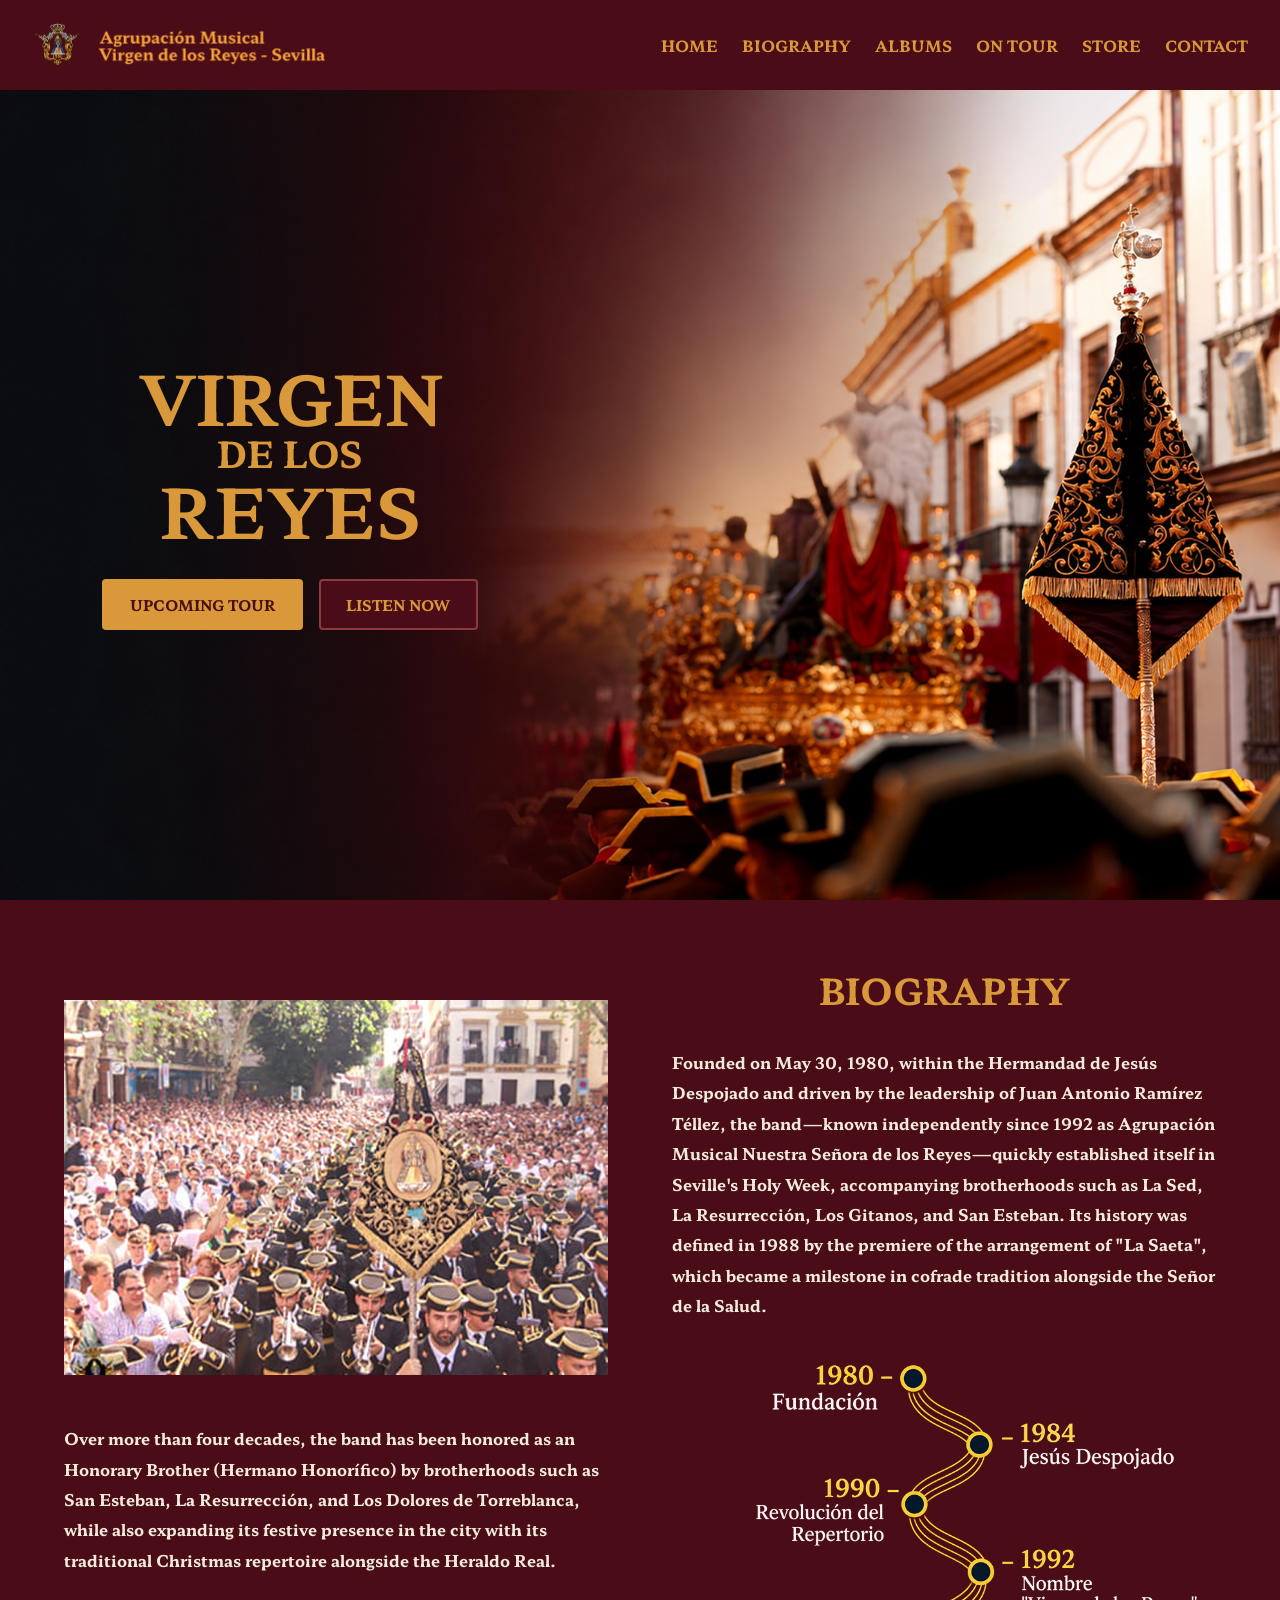
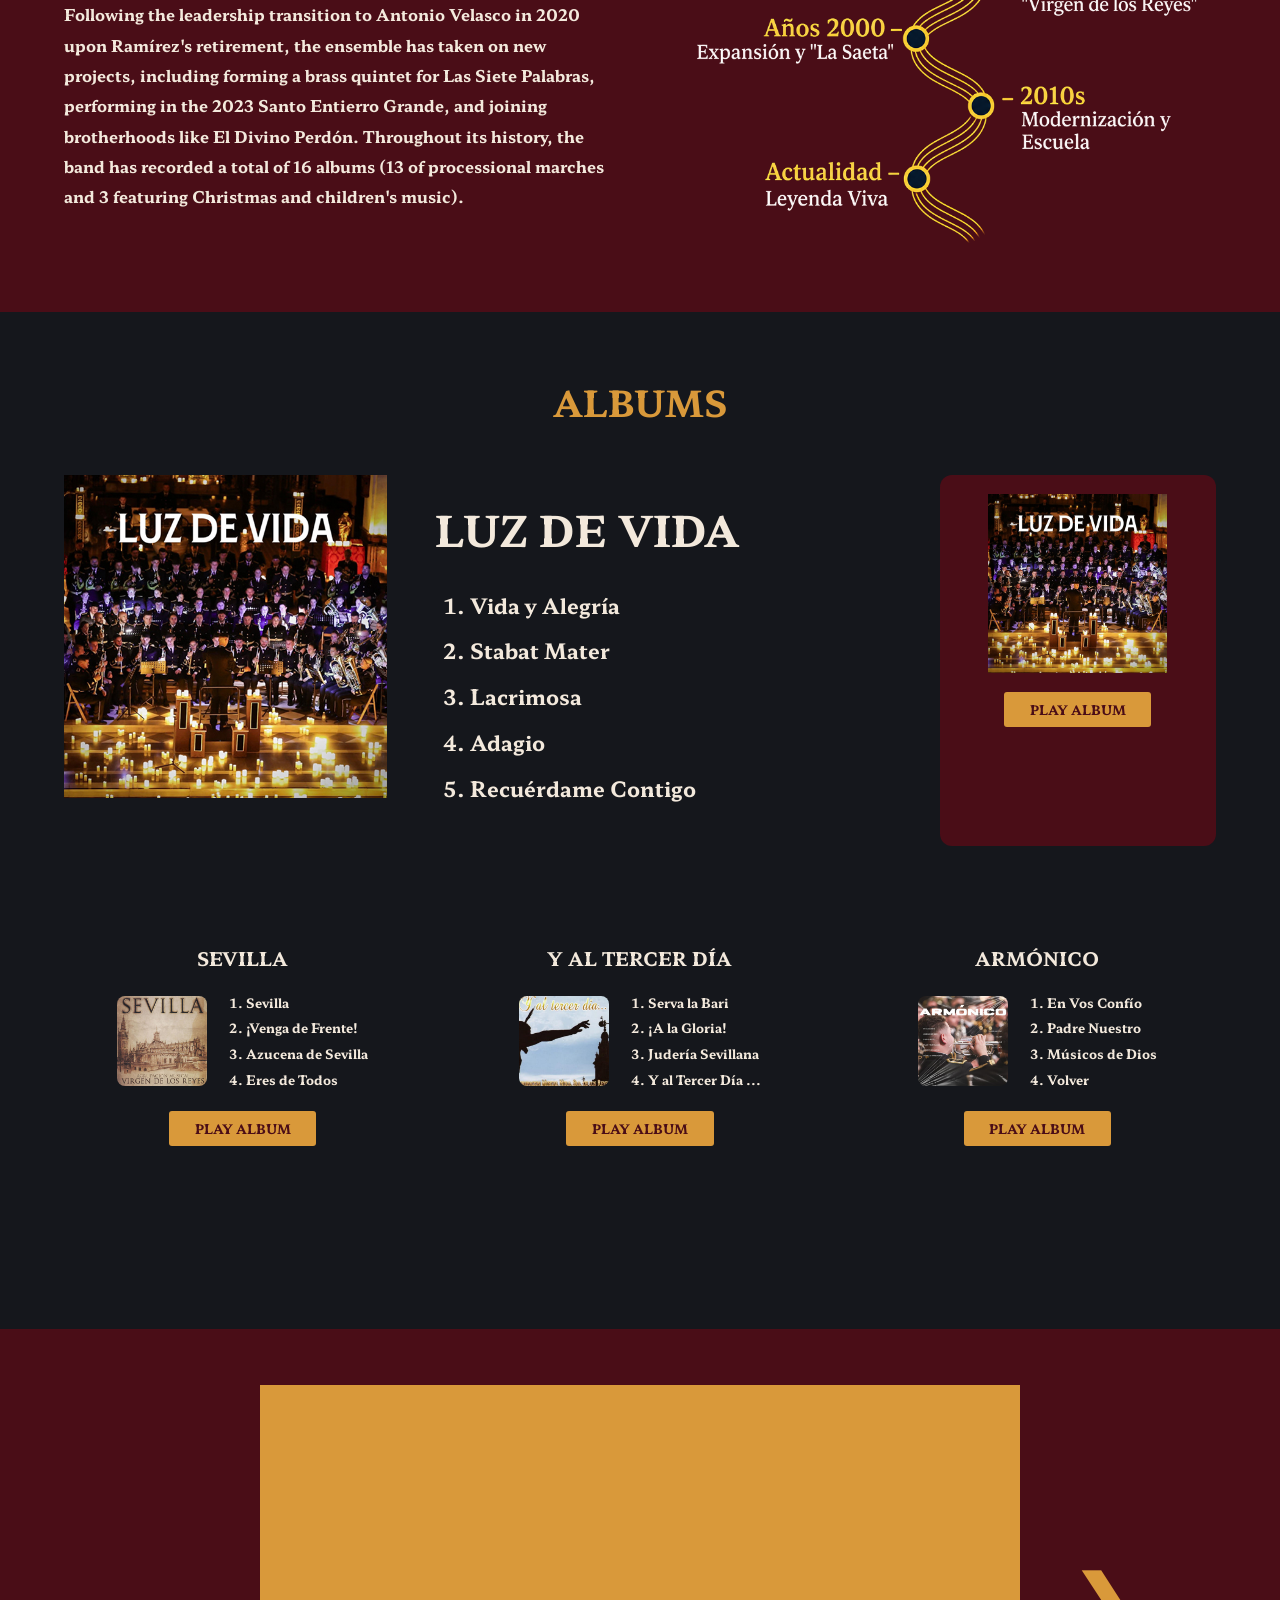
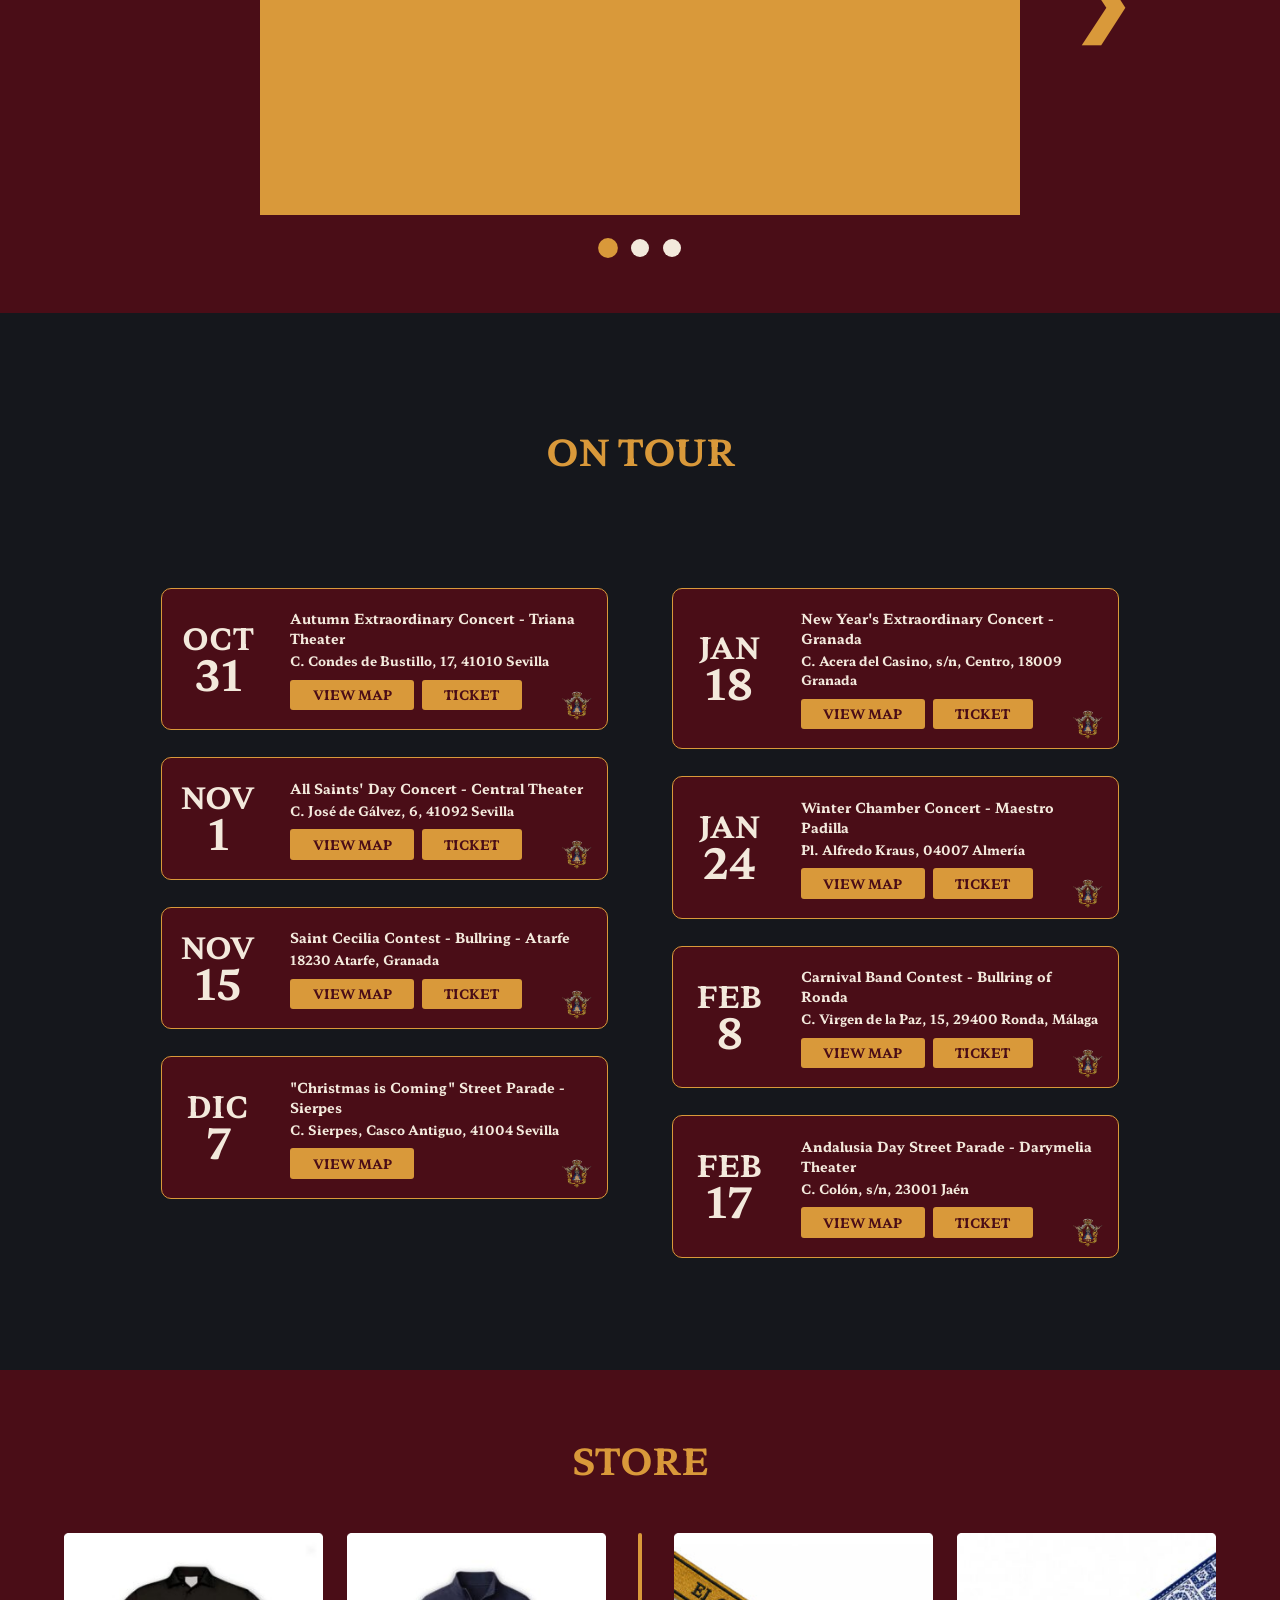
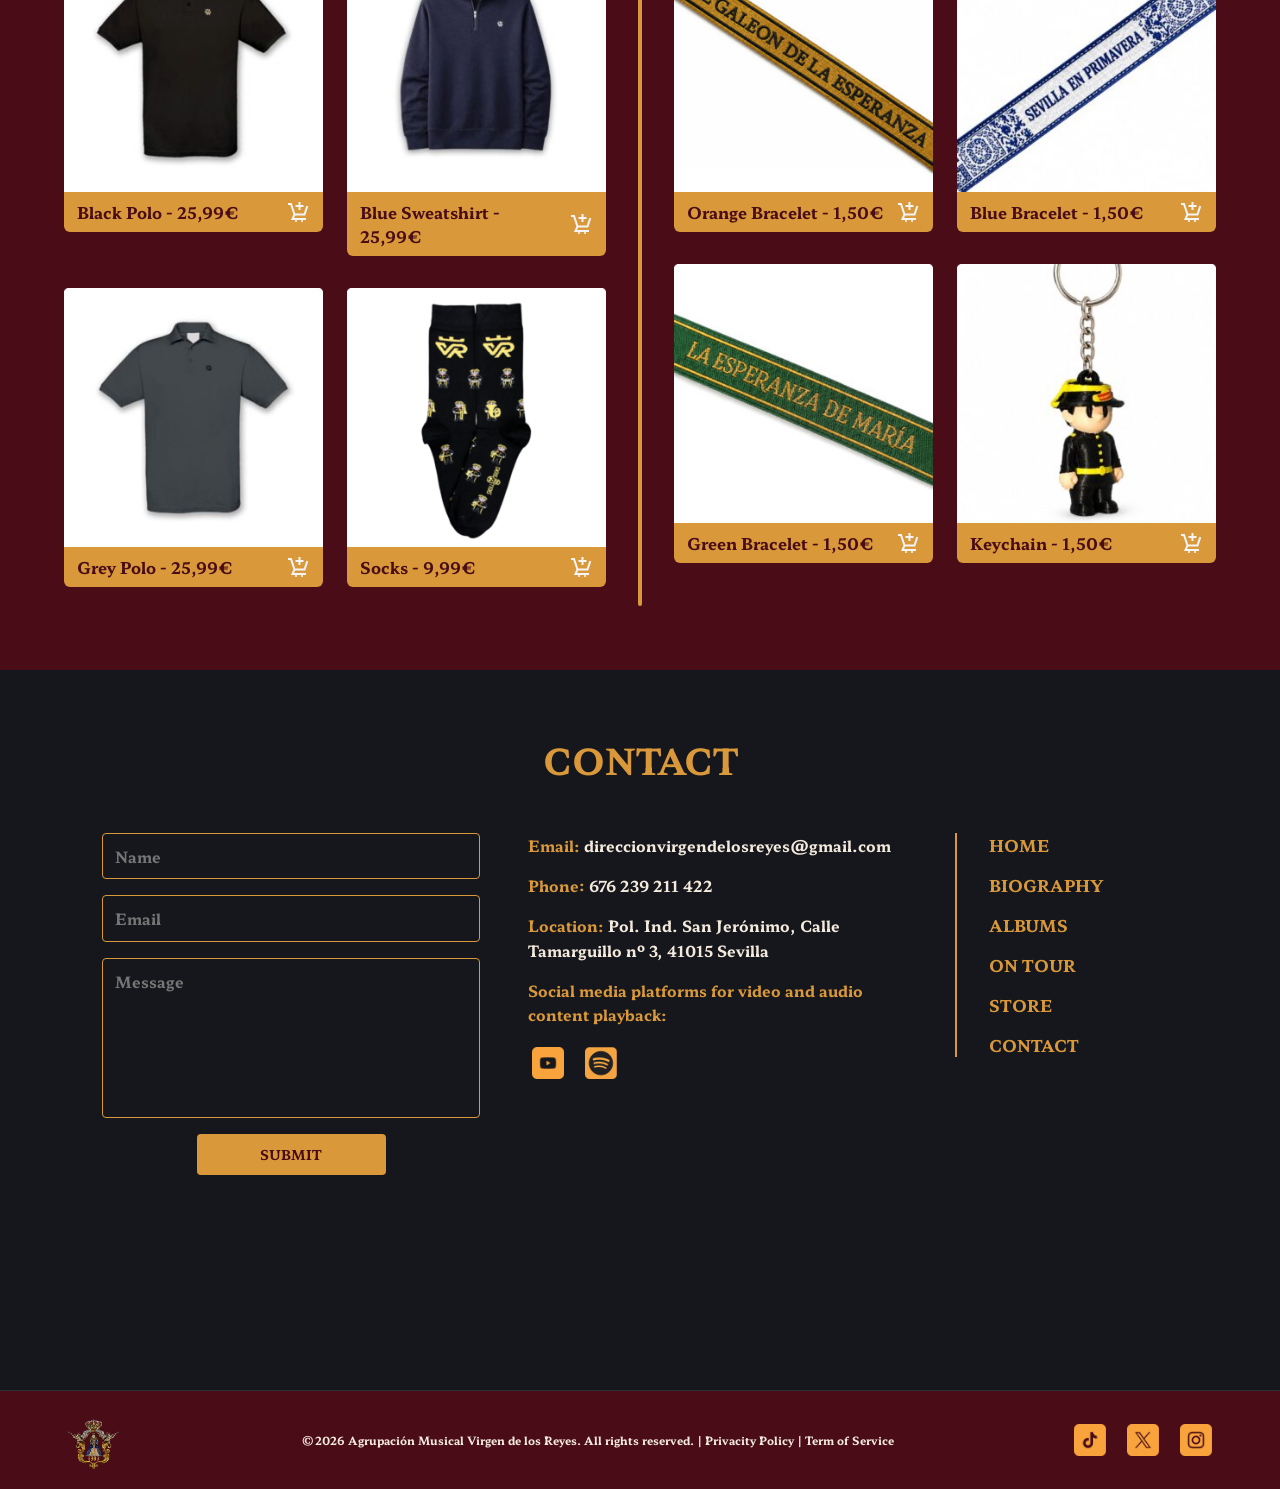
<file: index.html>
<!DOCTYPE html>
<html lang="en">
<head>
    <meta charset="UTF-8">
    <meta name="viewport" content="width=device-width, initial-scale=1.0">
    <title>Agrupación Musical Virgen de los Reyes - Sevilla</title>
    <link rel="stylesheet" href="style.css">
    <link rel="shortcut icon" href="img/Logo.png">
</head>
<body>

    <!-- ===================== CABECERA / NAV ===================== -->
    <header>
        <nav>
            <div class="logo">
                <div class="img-logo"></div>
            </div>
            <ul id="menu">
                <li><a href="#home">Home</a></li>
                <li><a href="#biography">Biography</a></li>
                <li><a href="#albums">Albums</a></li>
                <li><a href="#tour">On Tour</a></li>
                <li><a href="#store">Store</a></li>
                <li><a href="#contact">Contact</a></li>
            </ul>

            <!-- MENÚ MÓVIL: mismo sistema del carrusel pero con :target.
                 - "#menu" es el estado abierto: #menu:target muestra la lista.
                 - "#cerrar" no existe en la página: cambia el :target sin hacer scroll.-->
            <a class="burger burger-open" href="#menu" aria-label="Open menu" aria-controls="menu"></a>
            <a class="burger burger-close" href="#cerrar" aria-label="Close menu"></a>
            <a class="menu-backdrop" href="#cerrar" aria-hidden="true" tabindex="-1"></a>
        </nav>
    </header>

    <!-- ===================== HERO ===================== -->
    <section class="hero" id="home">
        <div class="hero-container">
            <div class="hero-legend">
                <h1><span class="line-1">Virgen</span> <span class="line-2">de los</span> <span class="line-3">Reyes</span></h1>
                <div class="hero-buttons">
                    <a class="btn btn-fill" href="#tour">Upcoming Tour</a>
                    <a class="btn btn-line" href="#albums">Listen Now</a>
                </div>
            </div>
        </div>
    </section>

    <!-- ===================== BIOGRAPHY ===================== -->
    <section class="bio" id="biography">
        <div class="bio-container">

            <div class="bio-left">
                <img src="img/vr1.png" alt="Virgen de los Reyes band playing in front of a crowd">
                <div class="bio-left-text">
                    <p>Over more than four decades, the band has been honored as an Honorary Brother (Hermano Honorífico) by brotherhoods such as San Esteban, La Resurrección, and Los Dolores de Torreblanca, while also expanding its festive presence in the city with its traditional Christmas repertoire alongside the Heraldo Real.</p>
                    <p>Following the leadership transition to Antonio Velasco in 2020 upon Ramírez's retirement, the ensemble has taken on new projects, including forming a brass quintet for Las Siete Palabras, performing in the 2023 Santo Entierro Grande, and joining brotherhoods like El Divino Perdón. Throughout its history, the band has recorded a total of 16 albums (13 of processional marches and 3 featuring Christmas and children's music).</p>
                </div>
            </div>

            <div class="bio-right">
                <h2>Biography</h2>
                <p>Founded on May 30, 1980, within the Hermandad de Jesús Despojado and driven by the leadership of Juan Antonio Ramírez Téllez, the band—known independently since 1992 as Agrupación Musical Nuestra Señora de los Reyes—quickly established itself in Seville's Holy Week, accompanying brotherhoods such as La Sed, La Resurrección, Los Gitanos, and San Esteban. Its history was defined in 1988 by the premiere of the arrangement of "La Saeta", which became a milestone in cofrade tradition alongside the Señor de la Salud.</p>
                <div class="bio-timeline"></div>
            </div>

        </div>
    </section>

    <!-- ===================== ALBUMS ===================== -->
    <section class="albums" id="albums">
        <div class="albums-container">
            <h2>Albums</h2>

            <!-- Álbum destacado -->
            <div class="featured">
                <img class="featured-cover" src="img/vr_disc_principal.png" alt="Cover of the album Luz de Vida">

                <div class="featured-info">
                    <h3>Luz de Vida</h3>
                    <ol>
                        <li>Vida y Alegría</li>
                        <li>Stabat Mater</li>
                        <li>Lacrimosa</li>
                        <li>Adagio</li>
                        <li>Recuérdame Contigo</li>
                    </ol>
                </div>

                <div class="featured-card">
                    <img src="img/vr_disc_principal.png" alt="Cover of the album Luz de Vida">
                    <a class="btn-play" href="https://open.spotify.com/album/506moZB9aVT3aBazl9UStB?si=YjvnJSSCTHO5d5VuOogxAw" target="_blank" rel="noopener">Play album</a>
                    <!-- Sustituir "artist/6TnGRTtdmYc90AOGJYsYke" por "album/ID_DEL_ALBUM" de Luz de Vida -->
                    <iframe src="https://open.spotify.com/embed//album/506moZB9aVT3aBazl9UStB?si=YjvnJSSCTHO5d5VuOogxAw" title="Luz de Vida on Spotify" 
                    height="80" allow="encrypted-media; clipboard-write; fullscreen; picture-in-picture" loading="lazy"></iframe>
                </div>
            </div>

            <!-- Resto de álbumes -->
            <div class="albums-list">
                    <div class="album">
                        <h3>Sevilla</h3>
                        <div class="album-main">
                            <img src="img/disco2.jpg" alt="Cover of the album Sevilla">
                            <ol>
                                <li>Sevilla</li>
                                <li>¡Venga de Frente!</li>
                                <li>Azucena de Sevilla</li>
                                <li>Eres de Todos</li>
                            </ol>
                        </div>
                        <a class="btn-play" href="https://open.spotify.com/album/4IewCid2TahRjJoJ4v47z6" target="_blank" rel="noopener">Play album</a>
                        <iframe src="https://open.spotify.com/embed/album/4IewCid2TahRjJoJ4v47z6" title="Sevilla on Spotify" 
                        height="80" allow="encrypted-media; clipboard-write; fullscreen; picture-in-picture" loading="lazy"></iframe>
                    </div>
                    <div class="album">
                        <h3>Y al tercer día</h3>
                        <div class="album-main">
                            <img src="img/disco1.jpg" alt="Cover of the album Y al tercer día">
                            <ol>
                                <li>Serva la Bari</li>
                                <li>¡A la Gloria!</li>
                                <li>Judería Sevillana</li>
                                <li>Y al Tercer Día ...</li>
                            </ol>
                        </div>
                        <a class="btn-play" href="https://open.spotify.com/album/1c4X6RCl9ChVO099T0CEVv?si=zS8AsiI4Sli07tBAuPP9bw" target="_blank" rel="noopener">Play album</a>
                        <iframe src="https://open.spotify.com/embed/album/1c4X6RCl9ChVO099T0CEVv?si=zS8AsiI4Sli07tBAuPP9bw" title="Y al tercer día on Spotify" 
                        height="80" allow="encrypted-media; clipboard-write; fullscreen; picture-in-picture" loading="lazy"></iframe>
                    </div>
                    <div class="album">
                        <h3>Armónico</h3>
                        <div class="album-main">
                            <img src="img/disco3.jpg" alt="Cover of the album Armónico">
                            <ol>
                                <li>En Vos Confío</li>
                                <li>Padre Nuestro</li>
                                <li>Músicos de Dios</li>
                                <li>Volver</li>
                            </ol>
                        </div>
                        <a class="btn-play" href="https://open.spotify.com/album/5qab0ge9Z4LlkABdTChDWI" target="_blank" rel="noopener">Play album</a>
                        <iframe src="https://open.spotify.com/embed/album/5qab0ge9Z4LlkABdTChDWI" title="Armónico on Spotify" 
                        height="80" allow="encrypted-media; clipboard-write; fullscreen; picture-in-picture" loading="lazy"></iframe>
                    </div>
            </div>
        </div>
    </section>

    <!-- ===================== VIDEOS (carrusel CSS) ===================== -->
    <section class="videos" id="videos">
        <div class="videos-container">

            <div class="carousel">

                <!-- 1) ESTADOS: tres radios con el MISMO name (solo uno marcado a la vez).
                     Van ANTES de .viewport, las flechas y los puntos porque el selector "~"
                     solo mira a los hermanos que vienen DESPUÉS.
                     s1 = vídeo 1 | s2 = vídeo 2 | s3 = vídeo 3 -->
                <input type="radio" name="slide" id="s1" checked>
                <input type="radio" name="slide" id="s2">
                <input type="radio" name="slide" id="s3">

                <!-- 2) VENTANA: recorta la cinta para que solo se vea 1 vídeo -->
                <div class="viewport">

                    <!-- CINTA: los 3 vídeos uno al lado del otro.
                         Sustituir VIDEO_ID_1, VIDEO_ID_2 y VIDEO_ID_3 por los identificadores de YouTube -->
                    <div class="slider">

                        <div class="video">
                            <iframe width="560" height="315" src="https://www.youtube.com/embed/9zjR9Bo5TxQ?si=kfWinAp6DbT8Vz2E" title="La Esperanza de Maria" 
                            frameborder="0" allow="accelerometer; autoplay; clipboard-write; encrypted-media; gyroscope; picture-in-picture; web-share" 
                            referrerpolicy="strict-origin-when-cross-origin" allowfullscreen></iframe>
                        </div>

                        <div class="video">
                            <iframe width="560" height="315" src="https://www.youtube.com/embed/-sT1TJe1r4U?si=bxeuzbLutaKsSxmo" title="El Galileo" 
                            frameborder="0" allow="accelerometer; autoplay; clipboard-write; encrypted-media; gyroscope; picture-in-picture; web-share" 
                            referrerpolicy="strict-origin-when-cross-origin" allowfullscreen></iframe>
                        </div>

                        <div class="video">
                            <iframe width="560" height="315" src="https://www.youtube.com/embed/ZYTROkwBCwU?si=js0UGmg6lzt29fRL" title="Vida y Alegria" 
                            frameborder="0" allow="accelerometer; autoplay; clipboard-write; encrypted-media; gyroscope; picture-in-picture; web-share" 
                            referrerpolicy="strict-origin-when-cross-origin" allowfullscreen></iframe>
                        </div>

                    </div>
                </div>

                <!-- FLECHAS: cada una es un <label for="..."> que marca el destino.
                     p2 estando en s2, vuelve a s1 / p3: estando en s3, vuelve a s2
                     n1 estando en s1, avanza a s2 / n2: estando en s2, avanza a s3 -->
                <label class="arrow prev p2" for="s1">&#10094;</label>
                <label class="arrow prev p3" for="s2">&#10094;</label>
                <label class="arrow next n1" for="s2">&#10095;</label>
                <label class="arrow next n2" for="s3">&#10095;</label>

                <!-- 4) NAV DEL PIE: un punto por vídeo -->
                <div class="dots">
                    <label for="s1" aria-label="Vídeo 1"></label>
                    <label for="s2" aria-label="Vídeo 2"></label>
                    <label for="s3" aria-label="Vídeo 3"></label>
                </div>

            </div>
        </div>
    </section>

    <!-- ===================== ON TOUR ===================== -->
    <section class="tour" id="tour">
        <div class="tour-container">
            <h2>On Tour</h2>
            <div class="tour-body">
                <div class="tour-list">
                    <div class="event">
                        <div class="event-date"><span>Oct</span><strong>31</strong></div>
                        <div class="event-info">
                            <h3>Autumn Extraordinary Concert - Triana Theater</h3>
                            <p>C. Condes de Bustillo, 17, 41010 Sevilla</p>
                            <div class="event-buttons">
                                <a class="btn-small" href="https://www.google.com/maps/search/?api=1&amp;query=Teatro%20Triana%2C%20C.%20Condes%20de%20Bustillo%2C%2017%2C%2041010%20Sevilla" target="_blank" rel="noopener">View map</a>
                                <a class="btn-small" href="ticket.html">Ticket</a>
                            </div>
                        </div>
                    </div>

                    <div class="event">
                        <div class="event-date"><span>Nov</span><strong>1</strong></div>
                        <div class="event-info">
                            <h3>All Saints' Day Concert - Central Theater</h3>
                            <p>C. José de Gálvez, 6, 41092 Sevilla</p>
                            <div class="event-buttons">
                                <a class="btn-small" href="https://www.google.com/maps/search/?api=1&amp;query=Teatro%20Central%2C%20C.%20Jos%C3%A9%20de%20G%C3%A1lvez%2C%206%2C%2041092%20Sevilla" target="_blank" rel="noopener">View map</a>
                                <a class="btn-small" href="ticket.html">Ticket</a>
                            </div>
                        </div>
                    </div>

                    <div class="event">
                        <div class="event-date"><span>Nov</span><strong>15</strong></div>
                        <div class="event-info">
                            <h3>Saint Cecilia Contest - Bullring - Atarfe</h3>
                            <p>18230 Atarfe, Granada</p>
                            <div class="event-buttons">
                                <a class="btn-small" href="https://www.google.com/maps/search/?api=1&amp;query=Plaza%20de%20Toros%2C%2018230%20Atarfe%2C%20Granada" target="_blank" rel="noopener">View map</a>
                                <a class="btn-small" href="ticket.html">Ticket</a>
                            </div>
                        </div>
                    </div>

                    <div class="event">
                        <div class="event-date"><span>Dic</span><strong>7</strong></div>
                        <div class="event-info">
                            <h3>"Christmas is Coming" Street Parade - Sierpes</h3>
                            <p>C. Sierpes, Casco Antiguo, 41004 Sevilla</p>
                            <div class="event-buttons">
                                <a class="btn-small" href="https://www.google.com/maps/search/?api=1&amp;query=C.%20Sierpes%2C%20Casco%20Antiguo%2C%2041004%20Sevilla" target="_blank" rel="noopener">View map</a>
                            </div>
                        </div>
                    </div>
                </div>
                <div class="tour-list">
                    <div class="event">
                        <div class="event-date"><span>Jan</span><strong>18</strong></div>
                        <div class="event-info">
                            <h3>New Year's Extraordinary Concert - Granada</h3>
                            <p>C. Acera del Casino, s/n, Centro, 18009 Granada</p>
                            <div class="event-buttons">
                                <a class="btn-small" href="https://www.google.com/maps/search/?api=1&amp;query=C.%20Acera%20del%20Casino%2C%20s/n%2C%20Centro%2C%2018009%20Granada" target="_blank" rel="noopener">View map</a>
                                <a class="btn-small" href="ticket.html">Ticket</a>
                            </div>
                        </div>
                    </div>

                    <div class="event">
                        <div class="event-date"><span>Jan</span><strong>24</strong></div>
                        <div class="event-info">
                            <h3>Winter Chamber Concert - Maestro Padilla</h3>
                            <p>Pl. Alfredo Kraus, 04007 Almería</p>
                            <div class="event-buttons">
                                <a class="btn-small" href="https://www.google.com/maps/search/?api=1&amp;query=Teatro%20Maestro%20Padilla%2C%20Pl.%20Alfredo%20Kraus%2C%2004007%20Almer%C3%ADa" target="_blank" rel="noopener">View map</a>
                                <a class="btn-small" href="ticket.html">Ticket</a>
                            </div>
                        </div>
                    </div>

                    <div class="event">
                        <div class="event-date"><span>Feb</span><strong>8</strong></div>
                        <div class="event-info">
                            <h3>Carnival Band Contest - Bullring of Ronda</h3>
                            <p>C. Virgen de la Paz, 15, 29400 Ronda, Málaga</p>
                            <div class="event-buttons">
                                <a class="btn-small" href="https://www.google.com/maps/search/?api=1&amp;query=Plaza%20de%20Toros%20de%20Ronda%2C%20C.%20Virgen%20de%20la%20Paz%2C%2015%2C%2029400%20Ronda%2C%20M%C3%A1laga" target="_blank" rel="noopener">View map</a>
                                <a class="btn-small" href="ticket.html">Ticket</a>
                            </div>
                        </div>
                    </div>

                    <div class="event">
                        <div class="event-date"><span>Feb</span><strong>17</strong></div>
                        <div class="event-info">
                            <h3>Andalusia Day Street Parade - Darymelia Theater</h3>
                            <p>C. Colón, s/n, 23001 Jaén</p>
                            <div class="event-buttons">
                                <a class="btn-small" href="https://www.google.com/maps/search/?api=1&amp;query=Teatro%20Darymelia%2C%20C.%20Col%C3%B3n%2C%20s/n%2C%2023001%20Ja%C3%A9n" target="_blank" rel="noopener">View map</a>
                                <a class="btn-small" href="ticket.html">Ticket</a>
                            </div>
                        </div>
                    </div>
                </div>
            </div>
        </div>
    </section>

    <!-- ===================== STORE ===================== -->
    <section class="store" id="store">
        <div class="store-container">
            <h2>Store</h2>
            <div class="store-body">

                <div class="store-group">
                    <div class="product">
                        <div class="product-pic"><img src="img/ropa1.png" alt="Black polo shirt"></div>
                        <div class="product-footer"><span>Black Polo - 25,99€</span><img src="img/pic_carrito.png" alt="Add to cart"></div>
                    </div>
                    <div class="product">
                        <div class="product-pic"><img src="img/ropa2.png" alt="Blue sweatshirt"></div>
                        <div class="product-footer"><span>Blue Sweatshirt - 25,99€</span><img src="img/pic_carrito.png" alt="Add to cart"></div>
                    </div>
                    <div class="product">
                        <div class="product-pic"><img src="img/ropa3.png" alt="Grey polo shirt"></div>
                        <div class="product-footer"><span>Grey Polo - 25,99€</span><img src="img/pic_carrito.png" alt="Add to cart"></div>
                    </div>
                    <div class="product">
                        <div class="product-pic"><img src="img/ropa4.png" alt="Socks"></div>
                        <div class="product-footer"><span>Socks - 9,99€</span><img src="img/pic_carrito.png" alt="Add to cart"></div>
                    </div>
                </div>

                <div class="store-divider"></div>

                <div class="store-group">
                    <div class="product">
                        <div class="product-pic"><img src="img/pulsera1.png" alt="Orange wristband"></div>
                        <div class="product-footer"><span>Orange Bracelet - 1,50€</span><img src="img/pic_carrito.png" alt="Add to cart"></div>
                    </div>
                    <div class="product">
                        <div class="product-pic"><img src="img/pulsera3.png" alt="Blue wristband"></div>
                        <div class="product-footer"><span>Blue Bracelet - 1,50€</span><img src="img/pic_carrito.png" alt="Add to cart"></div>
                    </div>
                    <div class="product">
                        <div class="product-pic"><img src="img/pulsera2.png" alt="Green wristband"></div>
                        <div class="product-footer"><span>Green Bracelet - 1,50€</span><img src="img/pic_carrito.png" alt="Add to cart"></div>
                    </div>
                    <div class="product">
                        <div class="product-pic"><img src="img/llavero.png" alt="Musician keyring"></div>
                        <div class="product-footer"><span>Keychain - 1,50€</span><img src="img/pic_carrito.png" alt="Add to cart"></div>
                    </div>
                </div>

            </div>
        </div>
    </section>

    <!-- ===================== CONTACT ===================== -->
    <section class="contact" id="contact">
        <div class="contact-container">
            <h2>Contact</h2>
            <div class="contact-body">
                <form action="">
                    <input type="text" name="name" placeholder="Name" autocomplete="name">
                    <input type="email" name="email" placeholder="Email" autocomplete="email">
                    <textarea name="message" placeholder="Message"></textarea>
                    <button class="submit" type="submit">Submit</button>
                </form>

                <div class="contact-info">
                    <p><strong>Email:</strong> <a href="mailto:direccionvirgendelosreyes@gmail.com">direccionvirgendelosreyes@gmail.com</a></p>
                    <p><strong>Phone:</strong> 676 239 211 422</p>
                    <p><strong>Location:</strong> Pol. Ind. San Jerónimo, Calle Tamarguillo nº 3, 41015 Sevilla</p>
                    <p><strong>Social media platforms for video and audio content playback:</strong></p>
                    <div class="social">
                        <a href="https://www.youtube.com/@AgrupacionVR"><img src="img/youtube.png" alt="YouTube"></a>
                        <a href="https://open.spotify.com/intl-es/artist/3OlFOvZ0vbcj5GcvRshuuM?si=NsBgiu__RTaOgpIcCxcEMQ" target="_blank" rel="noopener"><img src="img/spotify.png" alt="Spotify"></a>
                    </div>
                </div>

                <ul class="contact-nav">
                    <li><a href="#home">Home</a></li>
                    <li><a href="#biography">Biography</a></li>
                    <li><a href="#albums">Albums</a></li>
                    <li><a href="#tour">On Tour</a></li>
                    <li><a href="#store">Store</a></li>
                    <li><a href="#contact">Contact</a></li>
                </ul>
            </div>
        </div>
    </section>

    <!-- ===================== FOOTER ===================== -->
    <footer>
        <div class="footer-container">
            <div class="footer-logo"></div>
            <p>©2026 Agrupación Musical Virgen de los Reyes. All rights reserved. | Privacity Policy | Term of Service</p>
            <div class="social">
                <a href="https://www.tiktok.com/@agrupacionvr"><img src="img/tik_tok.png" alt="TikTok"></a>
                <a href="https://x.com/AgrupacionVR"><img src="img/x.png" alt="X"></a>
                <a href="https://x.com/AgrupacionVR"><img src="img/instagram.png" alt="Instagram"></a>
            </div>
        </div>
    </footer>

</body>
</html>
</file>
<file: style.css>
/* Tipografía usada de Google Fonts. */
@import url('https://fonts.googleapis.com/css2?family=Hahmlet:wght@700&display=swap');

/*--- VARIABLES ---*/
:root {
    --color-granate: #4a0d17;
    --color-oscuro: #15171c;
    --color-dorado: #d9993a;
    --color-claro: #f3e9dc;
    --color-granate-claro: #8a3a40;
    --color-borde-oscuro: #5a5d66;
    --color-tarjeta-oscura: #2c2f36;
    --fuente-principal: 'Hahmlet', serif;
}

*{
    box-sizing: border-box;
    margin: 0;
    padding: 0;
}

/* Desplazamiento sueva al hacer scroll*/
html {
    scroll-behavior: smooth;
}

/* Aspecto general de la página*/
body, html {
    width: 100%;
    font-weight: 700;
    font-family: var(--fuente-principal);
    background-color: var(--color-oscuro);
    color: var(--color-claro);
}

/* Estilo base a títulos principales */
h1, h2, h3 {
    font-family: var(--fuente-principal);
    text-transform: uppercase;
}

/* Da tamaño, color y separación entre letras a los títulos de sección. */
h2 {
    font-size: 2.2rem;
    color: var(--color-dorado);
}

/* Quitar estilos al las listas */
ul, ol {
    list-style-type: none;
}

/* Quita el subrayado */
a {
    text-decoration: none;
}

/* Para que no sobresalgan */
img {
    max-width: 100%;
}

/*----------------------------------------- nav -------------------------------------*/

/*Franja que contiene logo y menu*/
header {
    width: 100%;
    height: 10vh;
    min-height: 70px;
    background-color: var(--color-granate);

    position: sticky; /*Cabecera fija arriba de la página*/
    top: 0;
    z-index: 9999; /*Obliga que la cabecera se superponga*/
}

/* Organización del nav */
nav {
    width: 100%;
    height: 100%;
    padding: 0 2rem;

    display: flex;
    flex-flow: row nowrap;
    align-items: center;
    justify-content: center;
}

/* espacio del logo */
.logo {
    flex: 1;
    height: 100%;
    padding: .8rem 0;
}

/* ajustar logo */
.img-logo {
    width: 100%;
    max-width: 330px; /*nunca pasa de 330px*/
    height: 100%;

    background-image: url(img/Logo_Nombre.png);
    background-size: contain;
    background-repeat: no-repeat;
    background-position: left center;
}

/* posición, separación y apariencia de enlaces del menú */
#menu {
    flex: 2;
    height: 100%;
    display: flex;
    gap: 1.5rem;
    justify-content: flex-end;
    align-items: center;
}

/* apariencia de cada enlace */
#menu li a {
    font-family: var(--fuente-principal);
    font-weight: 700;
    color: var(--color-dorado);
    text-transform: uppercase;
    font-size: .95rem;
}

/*al pasar raton cambia*/
#menu li a:hover {
    color: var(--color-claro);
}

/*El menu hamburguesa solo aparecerá en tamaños de movil*/
.burger,
/* capa oscura para distinguir cuando se despliega*/
.menu-backdrop {
    display: none;
}

/*----------------------------------------- botones -------------------------------------*/
/*estilos generales de los botones de la página inicial*/
.btn {
    display: inline-block;
    padding: .8rem 1.6rem;
    font-family: var(--fuente-principal);
    font-weight: 700;
    font-size: .9rem;
    text-transform: uppercase;  
    border: 2px solid var(--color-dorado);
    border-radius: 4px;
}

/* Botón principal*/
.btn-fill {
    background-color: var(--color-dorado);
    color: var(--color-granate);
}

/* efecto al pasar el ratón*/
.btn-fill:hover {
    background-color: transparent;
    color: var(--color-dorado);
}

/* Botón secundario*/
.btn-line {
    background-color: var(--color-granate);
    color: var(--color-dorado);
    border-color: var(--color-granate-claro);
}

/* efecto al pasar el raton */
.btn-line:hover {
    background-color: var(--color-dorado);
    color: var(--color-granate);
}

/*----------------------------------------- HERO -------------------------------------*/

.hero {
    width: 100%;
    height: 90vh; /*el resto lo ocupa la cabecera*/

    background-image: url(img/vrbackground.png);
    background-size: cover;
    background-position: center center;
    background-repeat: no-repeat;
}

/* Da tamaño y posición a la sección */
.hero-container {
    width: 100%;
    height: 100%;
    padding: 0 8%;

    display: flex;
    justify-content: flex-start; /*agrupan el contenido al principio*/
    align-items: center;
}

/* apilar titulo y botones */
.hero-legend {
    display: flex;
    flex-flow: column nowrap;
    align-items: center;
    gap: 2rem;

    /* estilo del titulo principal */
    h1 {
        text-align: center;
        color: var(--color-dorado);
        line-height: 1.1; /*altura de cada linea de texto*/
    }
}


/* cada span ocupara su propia línea */
.hero-legend h1 span {
    display: block;
}

/* tamaño de titulo */
.line-1, .line-3 {
    font-size: 4.2rem;
}

/* segundo tamaño de titulo */
.line-2 {
    font-size: 2.2rem;
}

/* colocación de los botones */
.hero-buttons {
    display: flex;
    gap: 1rem;
}

/*----------------------------- BIOGRAPHY -------------------------*/

.bio {
    width: 100%;
    min-height: 100vh;
    background-color: var(--color-granate);
}

/* colocación del contenido en 2 columnas */
.bio-container {
    width: 100%;
    min-height: 100vh;
    padding: 4rem 5%;

    display: flex;
    flex-flow: row nowrap;
    gap: 4rem;
    align-items: center;
    justify-content: center;
}

/* columna izquierda */
.bio-left {
    flex: 1;

    display: flex;
    flex-flow: column nowrap;
    gap: 3rem;

    img {
        width: 100%;
        display: block;
    }
}

.bio-left-text {
    display: flex;
    flex-flow: column nowrap;
    gap: 1.5rem;
}

/* columna derecha */
.bio-right {
    flex: 1;

    display: flex;
    flex-flow: column nowrap;
    align-items: center;
    gap: 2rem;

    /*titulo biografia*/
    .bio-right h2 {
        font-size: 2.6rem;
    }
}

/*estilo de párrafos*/
.bio-left-text p, .bio-right p {
    font-size: 1rem;
    line-height: 1.9;
    font-weight: 700;
}

/*imagen de cronología*/
.bio-timeline {
    width: 100%;
    height: 55vh;
    min-height: 380px;

    background-image: url(img/lineaTemporal.png);
    background-size: contain;
    background-repeat: no-repeat;
    background-position: center center;
}

/*--------------------------- ALBUMS -------------------*/

.albums {
    width: 100%;
    min-height: 100vh;
    background-color: var(--color-oscuro);
}

/* album destacado y lista de albumes secundarios */
.albums-container {
    width: 100%;
    min-height: 100vh;
    padding: 4rem 5%;

    display: flex;
    flex-flow: column nowrap;
    align-items: center;
    gap: 3rem;
}

/* ---- Álbum Principal ---- */
/*Contiene portada, canciones y reproductor*/
.featured {
    width: 100%;

    display: flex;
    flex-flow: row nowrap;
    align-items: flex-start;
    justify-content: space-between;
    gap: 3rem;
}

/* portada */
.featured-cover {
    flex: 0 0 28%;  /*ni crece ni encoje, mide 28%*/
    width: 28%;
    display: block;
}

/* título y lista de canciones */
.featured-info {
    flex: 1;
    align-self: flex-start;
    padding-top: 1.5rem;

    /* estilo titulo*/
    h3 {
        font-size: 2.6rem;
        color: var(--color-claro);
        margin-bottom: 1.5rem;
    }

/* lista de canciones */
    ol {
        list-style-type: decimal; /*mostrar numeros de lista*/
        padding-left: 2.2rem;
        font-size: 1.3rem;
        line-height: 2.2;
    }
}

/*tarjeta con imagen y reproductor*/
.featured-card {
    flex: 0 0 24%;
    padding: 1.2rem;
    background-color: var(--color-granate);
    border-radius: 12px;

    display: flex;
    flex-flow: column nowrap;
    align-items: center;
    gap: 1.2rem;

    img {
        width: 75%;
        display: block;
    }

/* ajuste del reproductor */
    iframe {
        width: 100%;
        height: 80px;
        border: 0;
        border-radius: 12px;
    }
}

/* ---- Albums Secundarios ---- */
.albums-list {
    width: 100%;
    margin-top: 2rem;

    display: flex;
    flex-flow: row nowrap;
    justify-content: center;
    gap: 2.5rem;
}

/* estilo de los albums secundarios */
.album {
    flex: 1;
    padding: 1.2rem;

    display: flex;
    flex-flow: column nowrap;
    align-items: center;
    gap: 1.2rem;

    h3 {
        font-size: 1.15rem;
        color: var(--color-claro);
    }
}

/* colocacion portada y lista */
.album-main {
    display: flex;
    flex-flow: row nowrap;
    gap: 1.2rem;
    align-items: center;

    /* portada */
    img {
        flex: 0 0 90px;
        width: 90px;
        height: 90px;
        object-fit: cover;
        border-radius: 8px;
    }

    /* lista numerada*/
    ol {
        list-style-type: decimal; /*mostrar numeros de lista*/
        padding-left: 1.2rem;
        font-size: .8rem;
        line-height: 2;
    }
}


/* estilo de los botones */
.btn-play {
    padding: .5rem 1.6rem;
    background-color: var(--color-dorado);
    color: var(--color-granate);
    font-size: .8rem;
    font-weight: 700;
    text-transform: uppercase;
    border-radius: 3px;
}

/* al pasar el raton */
.btn-play:hover {
    background-color: var(--color-claro);
}

/* reproductor de albums secundarios */
.album iframe {
    width: 70%;
    height: 80px;
    border: 0;
    border-radius: 12px;
}

/*----------------------------------------- VIDEOS (carrusel) -------------------------------------*/

.videos {
    width: 100%;
    background-color: var(--color-granate);
}

/* centrado del carrusel */
.videos-container {
    width: 100%;
    padding: 3.5rem 5%;

    display: flex;
    justify-content: center;
}

.carousel {
    display: flex;
    flex-direction: column;
    align-items: center;
    position: relative; /* referencia de las flechas*/
    gap: 1.5rem;
    padding: 0 8rem;

    .arrow {
        color: var(--color-dorado);
        position: absolute;
        top: 45%;
        transform: translateY(-50%);
        font-size: 4.5rem;
        line-height: 1;
        cursor: pointer;
        z-index: 90; /*por ecima de todo*/
        user-select: none; /*evita seleccionar el texto de la flecha*/
        transition: transform .3s;
        display: none; /* Solo se muestra la flecha que corresponde al vídeo actual */
    }

    /*crecer flecha al pasar raton*/
    .arrow:hover {
        transform: translateY(-50%) scale(1.15);
    }

    /*flechas*/
    .prev { left: 1rem; }
    .next { right: 1rem; }

    /*puntos del carrusel*/
    .dots {
        display: flex;
        gap: 14px;

        /*estilo de puntos*/
        label {
            width: 18px;
            height: 18px;
            background-color: var(--color-claro);
            border-radius: 50%;
            cursor: pointer;
            transition: background .3s, transform .3s;
        }
    }

    /*ocultar botones reales*/
    input {
    display: none;
    }
}

/* ventana que muestra un video */
.viewport {
    width: min(760px, 62vw);
    overflow: hidden;
}

/* cinta con los 3 videos */
.slider {
    display: flex;
    width: max-content;
    transition: transform .5s ease;

    /*tamaño ventana*/
    .video {
        width: min(760px, 62vw);
        aspect-ratio: 760 / 430;
        flex-shrink: 0;
        display: flex;
        justify-content: center;
        align-items: center;
        background: var(--color-dorado);

        /*tamaño video*/
        iframe {
            width: 88%;
            height: 82%;
            aspect-ratio: 16 / 9;
            border: 0;
        }
    }
}

/*------------ Controlar el Slider ---------------*/

/* Cada posición desplaza la cinta - cada video mide un 33,33%*/
#s1:checked ~ .viewport .slider {transform: translateX(0);}
#s2:checked ~ .viewport .slider {transform: translateX(-33.3333%);}
#s3:checked ~ .viewport .slider {transform: translateX(-66.6666%);}

/* Punto activo - se pone dorado y crece un poco*/
#s1:checked ~ .dots label[for="s1"],
#s2:checked ~ .dots label[for="s2"],
#s3:checked ~ .dots label[for="s3"] {
    background-color: var(--color-dorado);
    transform: scale(1.1);
}

/* Primera posición: solo flecha derecha */
#s1:checked ~ .n1 {display: block}
/* Posición del medio: izquierda (p2) y derecha (n2) */
#s2:checked ~ .p2,
#s2:checked ~ .n2 {display: block}
/* Última posición: solo flecha izquierda */
#s3:checked ~ .p3 {display: block}

/*----------------------------------------- ON TOUR -------------------------------------*/

.tour {
    width: 100%;
    min-height: 100vh;
    background-color: var(--color-oscuro);
}

/* contenedor de sección */
.tour-container {
    width: 100%;
    min-height: 100vh;
    padding: 7rem 6%;

    display: flex;
    flex-flow: column nowrap;
    align-items: center;
    gap: 7rem;
}

/* lista de eventos */
.tour-body {
    width: 85%;
    flex: 1;

    display: flex;
    flex-flow: row nowrap;
    gap: 4rem;
    align-items: flex-start;
}

/* posicionamiento de eventos dentro de la lista */
.tour-list {
    flex: 1;

    display: flex;
    flex-flow: column nowrap;
    gap: 1.7rem;
}

/* tarjetra de evento que contiene la fecha, info y botones*/
.event {
    display: flex;
    flex-flow: row nowrap;
    gap: 2rem;
    align-items: center;
    padding: 1.2rem 1rem;
    background-color: var(--color-granate);
    border: 1px solid var(--color-dorado);
    border-radius: 10px;
    position: relative;
}

/* logo en esquina de tarjeta */
.event::after {
    content: "";
    position: absolute;
    right: .8rem;
    bottom: .6rem;
    width: 34px;
    height: 34px;

    background-image: url(img/Logo.png);
    background-size: contain;
    background-repeat: no-repeat;
    background-position: center center;
}

/* bloque de fecha */
.event-date {
    flex: 0 0 80px;

    display: flex;
    flex-flow: column nowrap;
    align-items: center;
    color: var(--color-claro);
    font-family: var(--fuente-principal);
    text-transform: uppercase;
    line-height: 1;

    /*mes*/
    span {
        font-size: 1.8rem;
    }

    /*numero*/
    strong {
        font-size: 2.6rem;
    }
}

.event-info {
    flex: 1;

    h3 {
        font-size: .85rem;
        text-transform: none;
        font-family: var(--fuente-principal);
        font-weight: 700;
        color: var(--color-claro);
    }

    /*descripción de evento*/
    p {
        font-size: .8rem;
        margin: .2rem 0 .6rem;
    }
}

/* botones */
.event-buttons {
    display: flex;
    gap: .5rem;
}

/*formato botones*/
.btn-small {
    padding: .35rem 1.4rem;
    background-color: var(--color-dorado);
    color: var(--color-granate);
    font-size: .8rem;
    font-weight: 700;
    text-transform: uppercase;
    border-radius: 3px;
}

/* cambio al pasar el ratón*/
.btn-small:hover {
    background-color: var(--color-claro);
}

/*----------------------------------------- STORE -------------------------------------*/

.store {
    width: 100%;
    min-height: 100vh;
    background-color: var(--color-granate);
}

.store-container {
    width: 100%;
    min-height: 100vh;
    padding: 4rem 5%;

    display: flex;
    flex-flow: column nowrap;
    align-items: center;
    gap: 3rem;
}

/* los 2 grupos separados por la línea */
.store-body {
    width: 100%;
    flex: 1;

    display: flex;
    flex-flow: row nowrap;
    justify-content: center;
    gap: 2rem;
}

/* colocación de grupos */
.store-group {
    flex: 1;

    display: flex;
    flex-flow: row wrap; /*si no caben siguiente linea*/
    gap: 2rem 1.5rem;
    align-content: flex-start;
    justify-content: space-between;
}

/* linea separadora */
.store-divider {
    flex: 0 0 4px;
    border-radius: 40px;
    background-color: var(--color-dorado);
}

/* lo que ocupa cada producto */
.product {
    flex: 1 0 38%;
    max-width: 48%;
}

.product-pic {
    width: 100%;
    aspect-ratio: 1 / 1; /*que la img sea siempre cuadrada*/
    background-color: white;
    border-radius: 6px 6px 0 0;

    display: flex;
    justify-content: center;
    align-items: center;

    img {
        width: 100%;
        height: 100%;
        object-fit: contain; /*Escala la imagen completa sin recortar ni deformar*/
    }
}


/* parte baja del producto */
.product-footer {
    padding: .5rem .8rem;
    background-color: var(--color-dorado);
    color: var(--color-granate);
    border-radius: 0 0 6px 6px;

    display: flex;
    justify-content: space-between;
    align-items: center;
    gap: .5rem;

    span {
        font-size: 1rem;
    }

    img {
        width: 24px;
        height: 24px;
        cursor: pointer;
    }
}

/*----------------------------------------- CONTACT -------------------------------------*/

.contact {
    width: 100%;
    min-height: 80vh;
    background-color: var(--color-oscuro);
}

.contact-container {
    width: 100%;
    min-height: 80vh;
    padding: 4rem 8%;

    display: flex;
    flex-flow: column nowrap;
    align-items: center;
    gap: 3rem;
}

/* formulario, datos y enlaces en tres columnas */
.contact-body {
    width: 100%;

    display: flex;
    flex-flow: row nowrap;
    gap: 3rem;
    align-items: flex-start;
}

form {
    flex: 2;
    display: flex;
    flex-flow: column nowrap;
    align-items: center;
    gap: 1rem;
}

/* ajuste de campos */
input[type=text], input[type=email], textarea {
    width: 100%;
    padding: .7rem;
    background-color: var(--color-oscuro);
    color: var(--color-claro);
    border: 1px solid var(--color-dorado);
    border-radius: 4px;
    font-family: var(--fuente-principal);
    font-weight: 700;
    font-size: .95rem;
}

/* cuadro del mensaje */
textarea {
    height: 160px;
    resize: none;
}

/* cambiar el borde al seleccionar el input */
input[type=text]:focus, input[type=email]:focus, textarea:focus {
    outline: none;
    border-color: var(--color-claro);
}

.submit {
    width: 50%;
    padding: .7rem;
    background-color: var(--color-dorado);
    color: var(--color-granate);
    font-family: var(--fuente-principal);
    font-weight: 700;
    text-transform: uppercase;
    border: 0;
    border-radius: 4px;
    cursor: pointer;
}

.submit:hover {
    background-color: var(--color-claro);
}

/* datos de contacto */
.contact-info {
    flex: 2;
    font-size: .95rem;
    line-height: 1.6;

    p {
        margin-bottom: 1rem;
    }

    strong {
        color: var(--color-dorado);
    }

    a {
        color: var(--color-claro);
        text-decoration: none;
    }
}

/* redes */
.social {
    display: flex;
    gap: .8rem;

    a {
        padding: 4px;
        border-radius: 10px;
        display: block;
    }

    a:hover {
        background-color: var(--color-claro);
    }

    img {
        width: 32px;
        height: 32px;
        display: block;
    }
}

/* enlaces de navegación */
.contact-nav {
    flex: 1;
    padding-left: 2rem;
    border-left: 2px solid var(--color-dorado);

    display: flex;
    flex-flow: column nowrap;
    gap: 1rem;

    /*estilos enlaces*/
    a {
        color: var(--color-dorado);
        font-family: var(--fuente-principal);
        font-weight: 700;
        text-transform: uppercase;
    }

    a:hover {
        color: var(--color-claro);
    }
}

/*----------------------------------------- FOOTER -------------------------------------*/

footer {
    width: 100%;
    padding: 1.2rem 5%;
    background-color: var(--color-granate);
    border-top: 1px solid var(--color-tarjeta-oscura);

    /*copyright*/
    p {
        flex: 1;
        text-align: center;
        font-size: .7rem;
    }
}

/* logo, copyright y redes */
.footer-container {
    width: 100%;

    display: flex;
    flex-flow: row nowrap;
    justify-content: space-between;
    align-items: center;
    gap: 1rem;
}

.footer-logo {
    flex: 0 0 60px;
    height: 60px;

    background-image: url(img/Logo.png);
    background-size: contain;
    background-repeat: no-repeat;
    background-position: center center;
}

footer .social img {
    width: 32px;
    height: 32px;
}

/*----------------------- MediaQueries --------------*/

@media screen and (max-width: 1100px) {
    /* reduce la separación del menu y se hace mas pequeña la letra*/
    #menu {
        gap: .9rem;

        li a {
        font-size: .8rem;
        }
    }
}

/* ================= hasta 900px =================== */
@media screen and (max-width: 900px) {

    /* variable para altura de cabecera */
    :root {
        --header-h: 64px;
    }

    html {
        -webkit-text-size-adjust: 100%; /*evitar que el movil cambie el tamañño de letra*/
        text-size-adjust: 100%;
    }

    /* crecen segun su contenido */
    .bio, .bio-container,
    .albums, .albums-container,
    .tour, .tour-container,
    .store, .store-container,
    .contact, .contact-container {
        min-height: auto;
    }

    /*--Cabecera y menú desplegable--*/
    header {
        height: var(--header-h);
        min-height: 0;
    }

    /* logo derecha menu izquierda */
    nav {
        padding: 0 1rem;
        justify-content: space-between;
    }

    .logo {
        padding: .75rem 0;
    }

    .img-logo {
        max-width: 240px;
    }

    /* La lista del menu pasa a ser un panel
       Cerrado por defecto / #menu:target lo abre */
    #menu {
        position: fixed; /*no se mueve al hacer scroll*/
        top: var(--header-h); /*para que este justo debajo de la cabecera*/
        left: 0;
        right: 0;
        z-index: 2;

        flex: none;
        height: auto;
        flex-flow: column nowrap;
        align-items: stretch; /*para que los enlaces ocupen todo el ancho*/
        justify-content: flex-start;
        gap: 0;

        background-color: var(--color-granate);
        border-top: 1px solid var(--color-dorado);

        /*animación de abrir y cerra el menu burguer*/
        visibility: hidden; 
        opacity: 0;
        transform: translateY(-10px);
        transition: opacity .25s, transform .25s, visibility .25s;
        
    }

    /* menu abierto */
    #menu:target {
        visibility: visible;
        opacity: 1;
        transform: none;
    }

    /* enlaces del panel */
    #menu li a {
        display: block;
        padding: 1rem 1.5rem;
        font-size: 1rem;
        border-bottom: 1px solid rgba(243, 233, 220, .12);
    }

    /* Botón burguer */
    .burger {
        position: relative;
        flex: 0 0 44px;
        width: 44px;
        height: 44px;
    }

    /* las tres líneas del menu burguer */
    .burger-open {
        display: block;
        background:
            linear-gradient(var(--color-dorado), var(--color-dorado)) center 28% / 26px 3px no-repeat,
            linear-gradient(var(--color-dorado), var(--color-dorado)) center 50% / 26px 3px no-repeat,
            linear-gradient(var(--color-dorado), var(--color-dorado)) center 72% / 26px 3px no-repeat;
    }

    /*cada pseudoelemento crea una línea que se curazan para formar la X*/
    .burger-close::before,
    .burger-close::after {
        content: "";
        position: absolute;
        left: 9px;
        right: 9px;
        top: 50%;
        height: 3px;
        margin-top: -1.5px;
        background-color: var(--color-dorado);
        border-radius: 2px;
    }

    .burger-close::before {
        transform: rotate(45deg);
    }

    .burger-close::after {
        transform: rotate(-45deg);
    }

    /* esto se encargará de poner el fondo semitransparente 
    cuando se despliega el menu burguer */
    .menu-backdrop {
        position: fixed;
        top: var(--header-h);
        left: 0;
        right: 0;
        bottom: 0;
        z-index: 1;
        background-color: rgba(21, 23, 28, .7);
    }

    /* Aqui se define cuando aparece o desaparecen las cosas en el menu burguer
    utilizando el sistema que se utiliza para las flechas del slider */
    #menu:target ~ .burger-open {display: none;}
    #menu:target ~ .burger-close {display: block;}
    #menu:target ~ .menu-backdrop {display: block;}

    /* ---- Hero ---- */
    .line-1, .line-3 {
        font-size: 3rem;
    }

    /*centrar el texto*/
    .hero-container {
        justify-content: center;
    }

    /* ---- Resto del contenido ---- */

    /*una columna*/
    .bio-container, 
    .featured, .albums-list, 
    .tour-body, 
    .contact-body {
        flex-flow: column nowrap;
        align-items: center;
    }

    /* dejan de ser cajas y se reordenan entre si */
    .bio-left, .bio-right {
        display: contents;
    }

    /*para ordenar en el orden que quiero*/
    .bio-right h2 {order: 1;}
    .bio-left img {order: 2;}
    .bio-right p {order: 3;}
    .bio-left-text {order: 4;}
    .bio-timeline {order: 5;}

    .bio-left img,
    .bio-left-text,
    .bio-right p,
    .bio-timeline {
        width: 100%;
        max-width: 680px;
    }

    .bio-timeline {
        min-height: 320px;
    }

    /* Álbum destacado*/
    .featured-cover {
        flex: none;
        width: 70%;
        max-width: 360px;
    }

    /* tarjeta */
    .featured-card {
        flex: none;
        width: 100%;
        max-width: 480px;

        /*ocualtar imagen de tarjeta*/
        img {
            display: none;
        }

    }

    /* no estirar ni dejar espacio superior */
    .featured-info {
        flex: none;
        padding-top: 0;
    }

    .album, 
    .tour-list, 
    form, 
    .contact-info, 
    .contact-nav {
        width: 100%;
        flex: none;
    }

    /* espacio para el video y bajar las flechas */
    .carousel {
        gap: 1.2rem;
        padding: 0 0 .5rem;
    }

    /* tamaño de la ventana y vídeo del slider */
    .viewport, 
    .slider .video {
        width: 80vw;
    }

    /* las flechas bajan a la fila de los puntos para no tapar el vídeo */
    .carousel .arrow {
        top: auto;
        bottom: -7px; /* centradas con la fila de puntos */
        width: 48px;
        height: 48px;
        font-size: 2.6rem;
        line-height: 48px;
        text-align: center;
        transform: none;
    }

    /* sin animación de movimiento al pasar el ratón */
    .carousel .arrow:hover {
        transform: none;
    }

    .carousel .prev {
        left: 0;
    }

    .carousel .next {
        right: 0;
    }

    .store-body {
        flex-flow: column nowrap;
    }

    /*la linea pasa a ser horizontal*/
    .store-divider {
        flex: 0 0 2px;
        width: 100%;
    }

    /* la linea para arriba y en horizontal */
    .contact-nav {
        padding-left: 0;
        border-left: 0;
        border-top: 2px solid var(--color-dorado);
        padding-top: 1rem;
    }

    .submit {
        width: 100%;
    }

    .footer-container {
        flex-flow: column nowrap;
    }
}

/* ===================== hasta 600px ===================== */
@media screen and (max-width: 600px) {

    h2 {
        font-size: 1.8rem;
        letter-spacing: 1px;
    }

    /* ---- Hero ---- */
    .hero-container {
        padding: 0 5%;
    }

    .hero-legend {
        gap: 1.5rem;
    }

    .line-1, .line-3 {
        font-size: 2.8rem;
    }

    .line-2 {
        font-size: 1.5rem;
    }

    /* botones apilados*/
    .hero-buttons {
        flex-flow: column nowrap;
        width: 100%;
        max-width: 260px;
        gap: .8rem;
    }

    .btn {
        padding: .9rem 1.2rem;
        text-align: center;
    }

    /* ---- Espacios de las secciones ---- */
    .bio-container,
    .albums-container,
    .contact-container {
        padding: 3rem 6%;
    }

    .tour-container,
    .store-container {
        padding: 3rem 5%;
    }

    .bio-container {
        gap: 1.8rem;
    }

    .albums-container,
    .tour-container,
    .store-container,
    .contact-container {
        gap: 2rem;
    }

    /* ---- Biography ---- */
    .bio-right h2 {
        font-size: 2rem;
    }

    .bio-left-text {
        gap: 1.2rem;
    }

    .bio-left-text p,
    .bio-right p {
        font-size: .95rem;
        line-height: 1.75;
    }

    /* ocupar todo el ancho y mantener la proporción de la imagen */
    .bio-timeline {
        height: auto;
        min-height: 0;
        aspect-ratio: 828 / 769; /*proporción*/
    }

    /* ---- Albums ---- */
    .featured {
        gap: 1.5rem;
    }

    .featured-info {
        width: 100%;
    }

    .featured-info h3 {
        font-size: 2rem;
        text-align: center;
        margin-bottom: 1rem;
    }

    /* lista de canciones centrada */
    .featured-info ol {
        width: fit-content; /*ancho justo del contenido*/
        margin: 0 auto;
        padding-left: 1.8rem;
        font-size: 1.1rem;
        line-height: 2;
    }

    .featured-card,
    .album {
        padding: 1rem;
    }

    .albums-list {
        margin-top: 0;
        gap: 1rem;
    }

    .album-main ol {
        font-size: .9rem;
    }

    .btn-play {
        padding: .7rem 2rem;
    }

    /* ---- Vídeos  ----
       el vídeo ocupa casi todo el ancho */
    .videos-container {
        padding: 2.5rem 6%;
    }

    /* ancho de la ventana y de cada vídeo*/
    .viewport,
    .slider .video {
        width: 88vw;
    }

    .slider .video iframe {
        width: 92%;
    }

    /* ---- On Tour ---- */
    .tour-body {
        gap: .8rem;
    }

    /* tarjeta de evento más compacta */
    .event {
        padding: .8rem;
        gap: .8rem;
    }

    .event::after {
        width: 28px;
        height: 28px;
    }

    .event-date {
        flex: 0 0 56px;
    }

    .event-date span {
        font-size: 1.1rem;
    }

    .event-date strong {
        font-size: 2rem;
    }

    .event-info h3 {
        font-size: .85rem;
        line-height: 1.35;
    }

    .event-info p {
        font-size: .78rem;
    }

    /* si no caben, los botones bajan a otra línea */
    .event-buttons {
        flex-wrap: wrap;
    }

    .btn-small {
        padding: .55rem .9rem;
        font-size: .75rem;
        white-space: nowrap;
    }

    /* ---- Store ---- */
    .store-body {
        gap: 1.5rem;
    }

    .store-group {
        gap: 1.2rem .8rem;
    }

    /* todas las tarjetas miden lo mismo aunque el nombre ocupe 1 o 2 líneas */
    .product {
        flex: 1 0 44%;
        display: flex;
        flex-flow: column nowrap;
    }

    .product-footer {
        flex: 1;
    }

    .product-footer span {
        font-size: .75rem;
        line-height: 1.3;
    }

    .product-footer img {
        flex: 0 0 32px;
        width: 32px;
        height: 32px;
        padding: 4px;
    }

    /* ---- Contact ---- */
    .contact-body {
        gap: 2rem;
    }

    input[type=text],
    input[type=email],
    textarea {
        padding: .85rem;
        font-size: 1rem;
    }

    textarea {
        height: 140px;
    }

    .contact-info {
        font-size: .9rem;
    }

    /* los enlaces pasan a una fila con salto de línea si no caben */
    .contact-nav {
        flex-flow: row wrap;
        gap: .4rem 1.5rem;
    }

    .contact-nav a {
        display: inline-block;
        padding: .4rem 0;
    }

    /* ---- Footer ---- */
    footer {
        padding: 1.5rem 6%;
    }

    footer p {
        font-size: .75rem;
        line-height: 1.6;
    }
}
</file>
